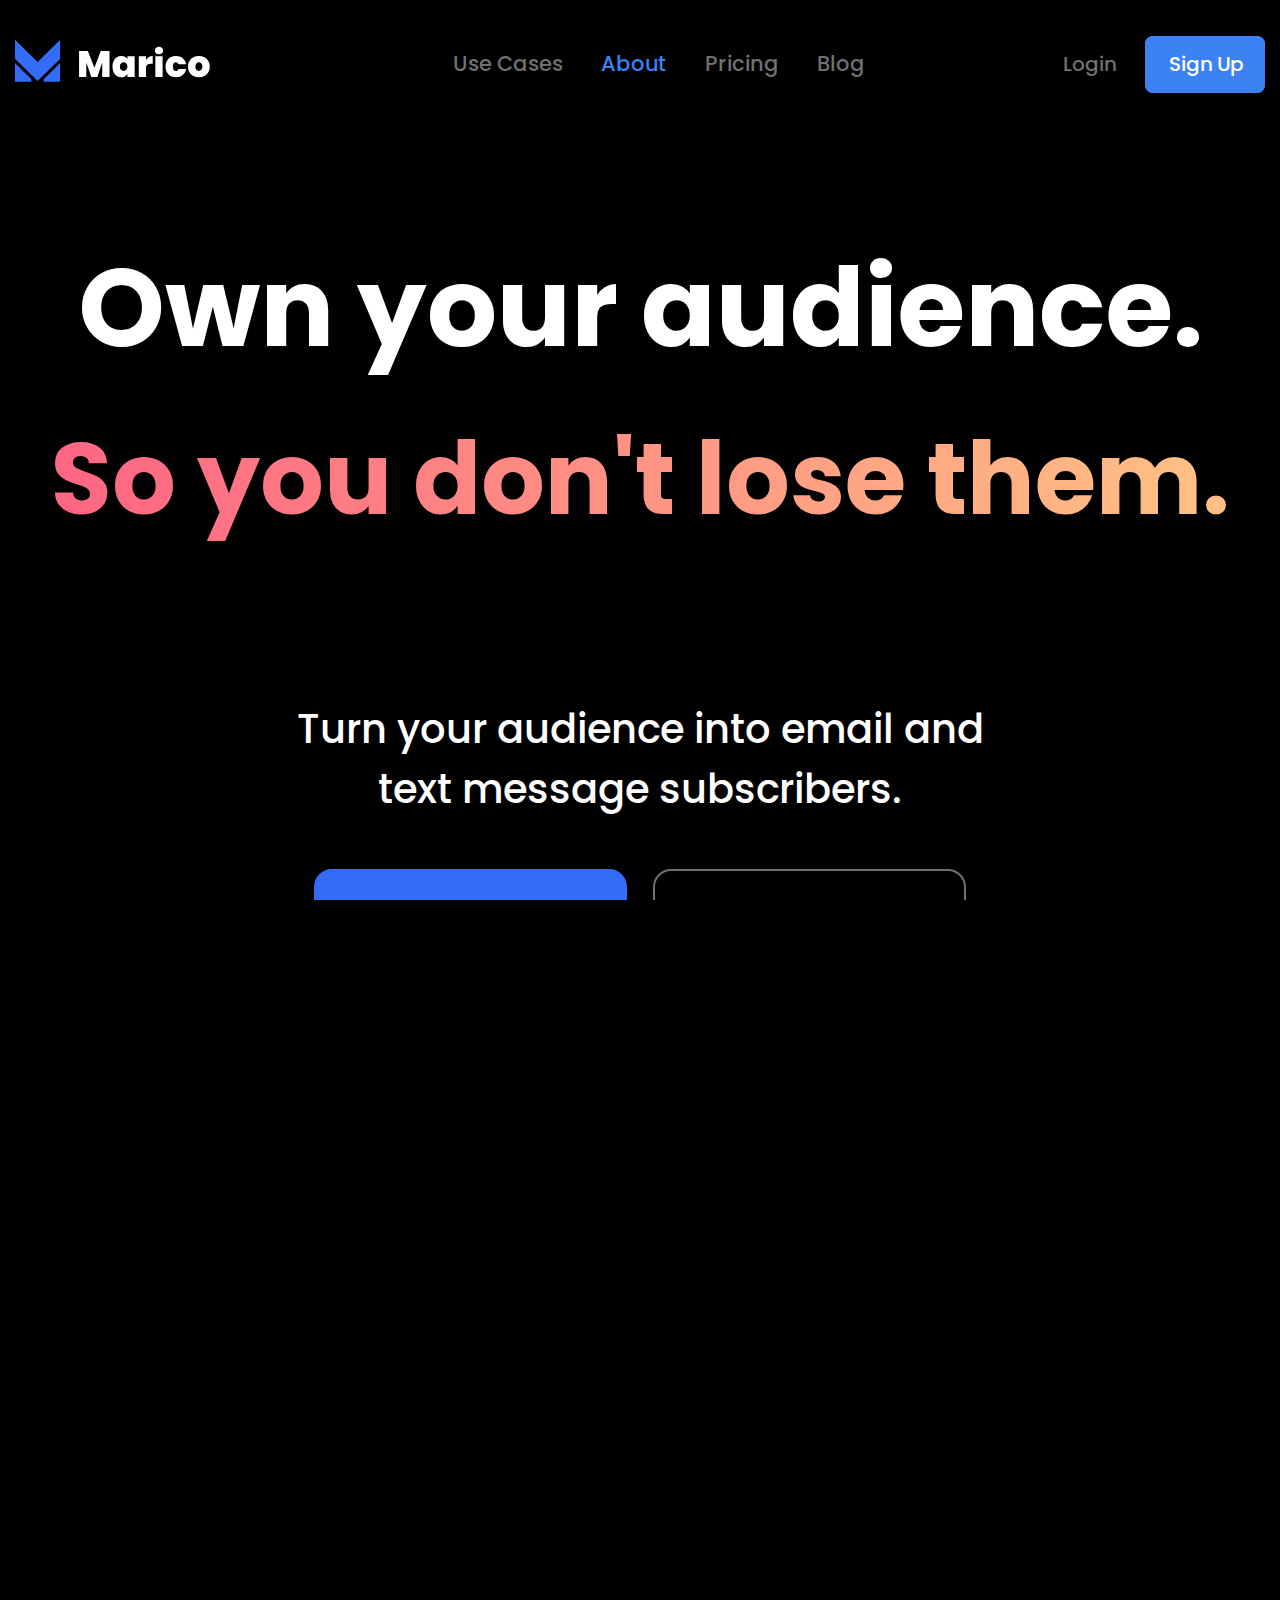
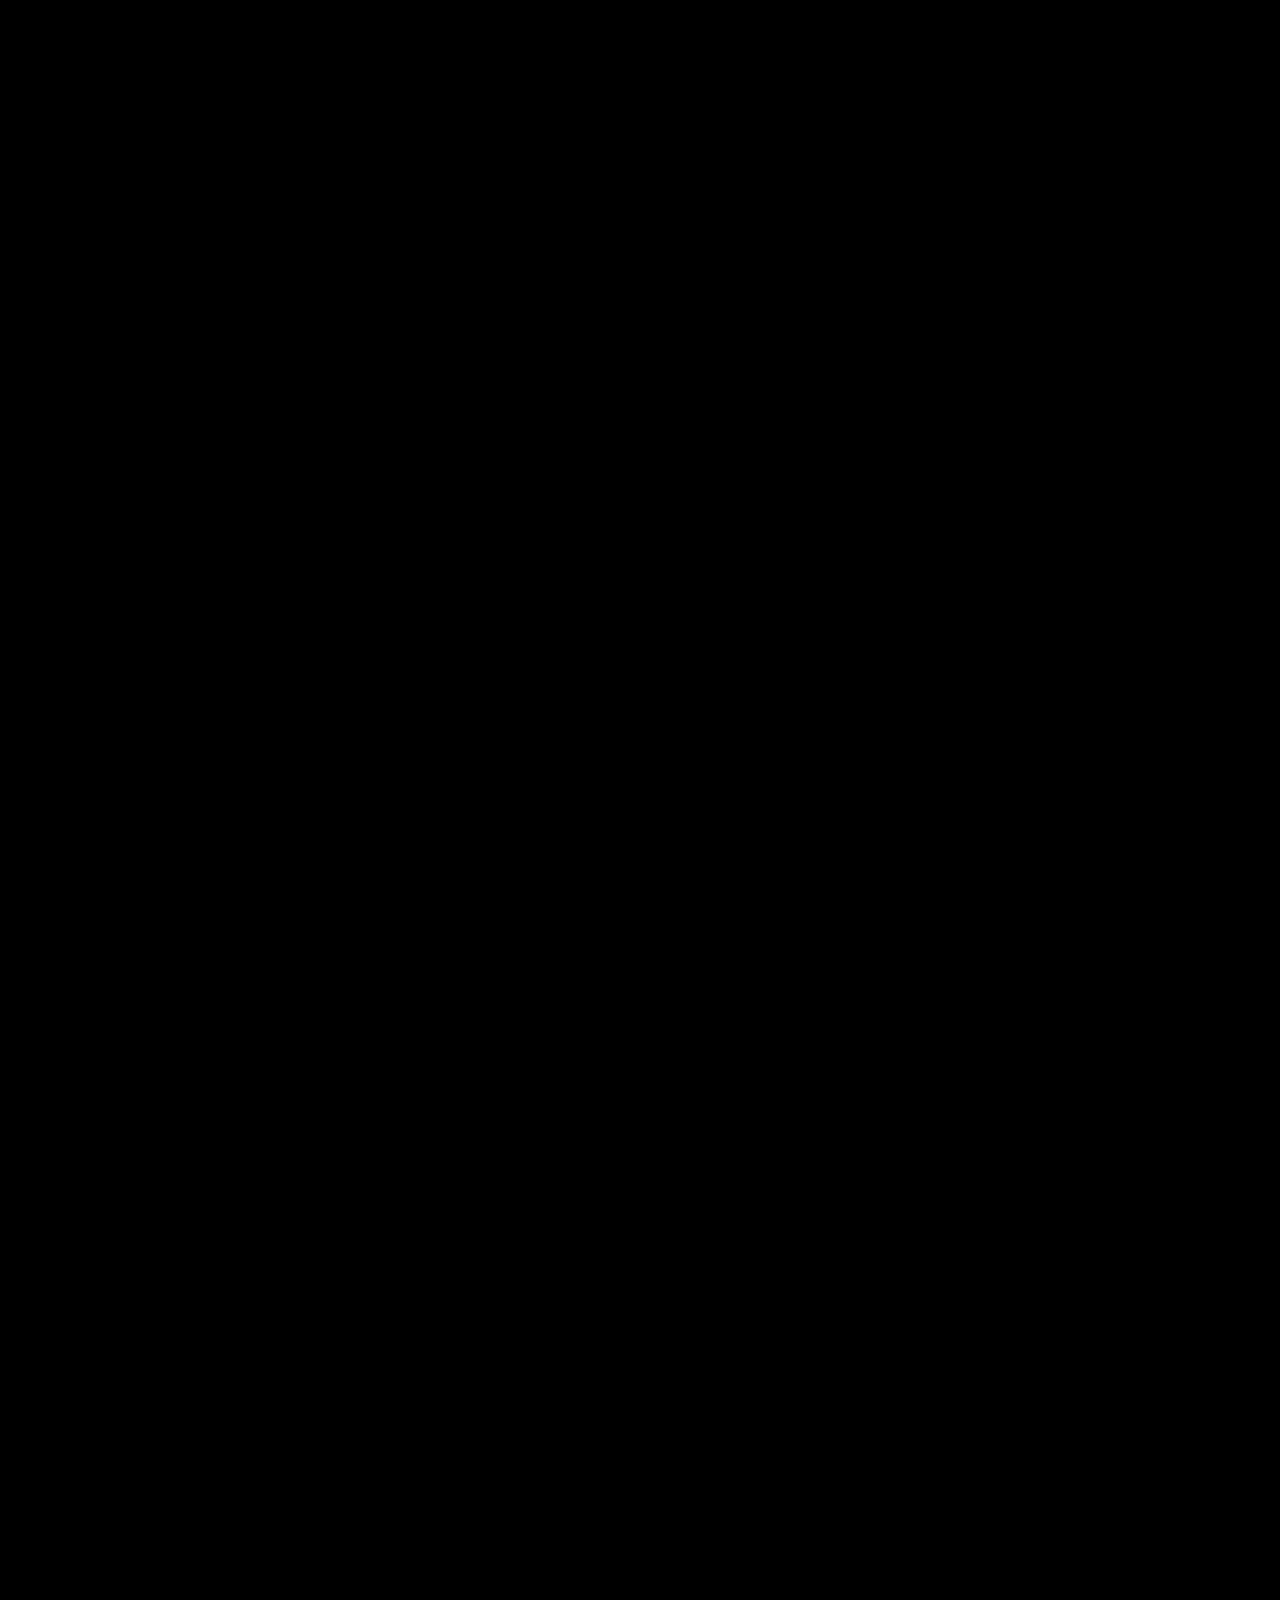
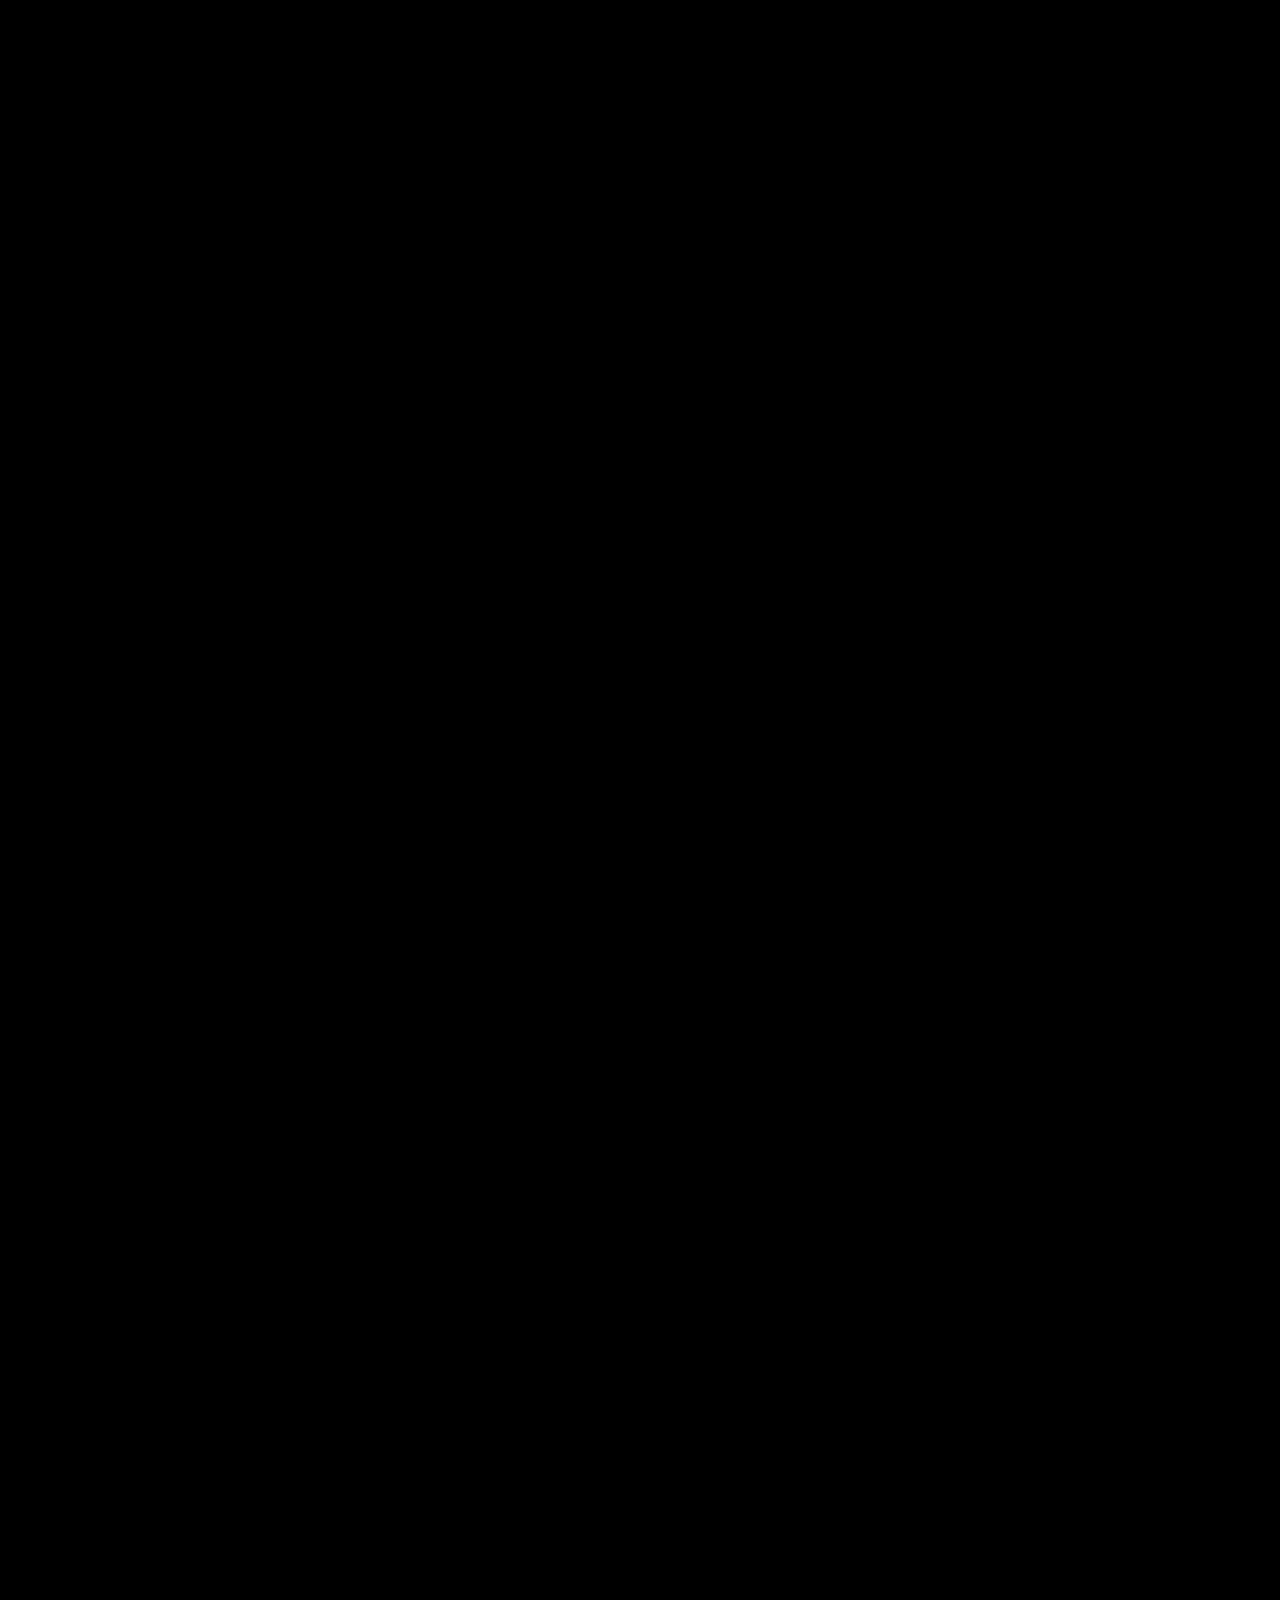
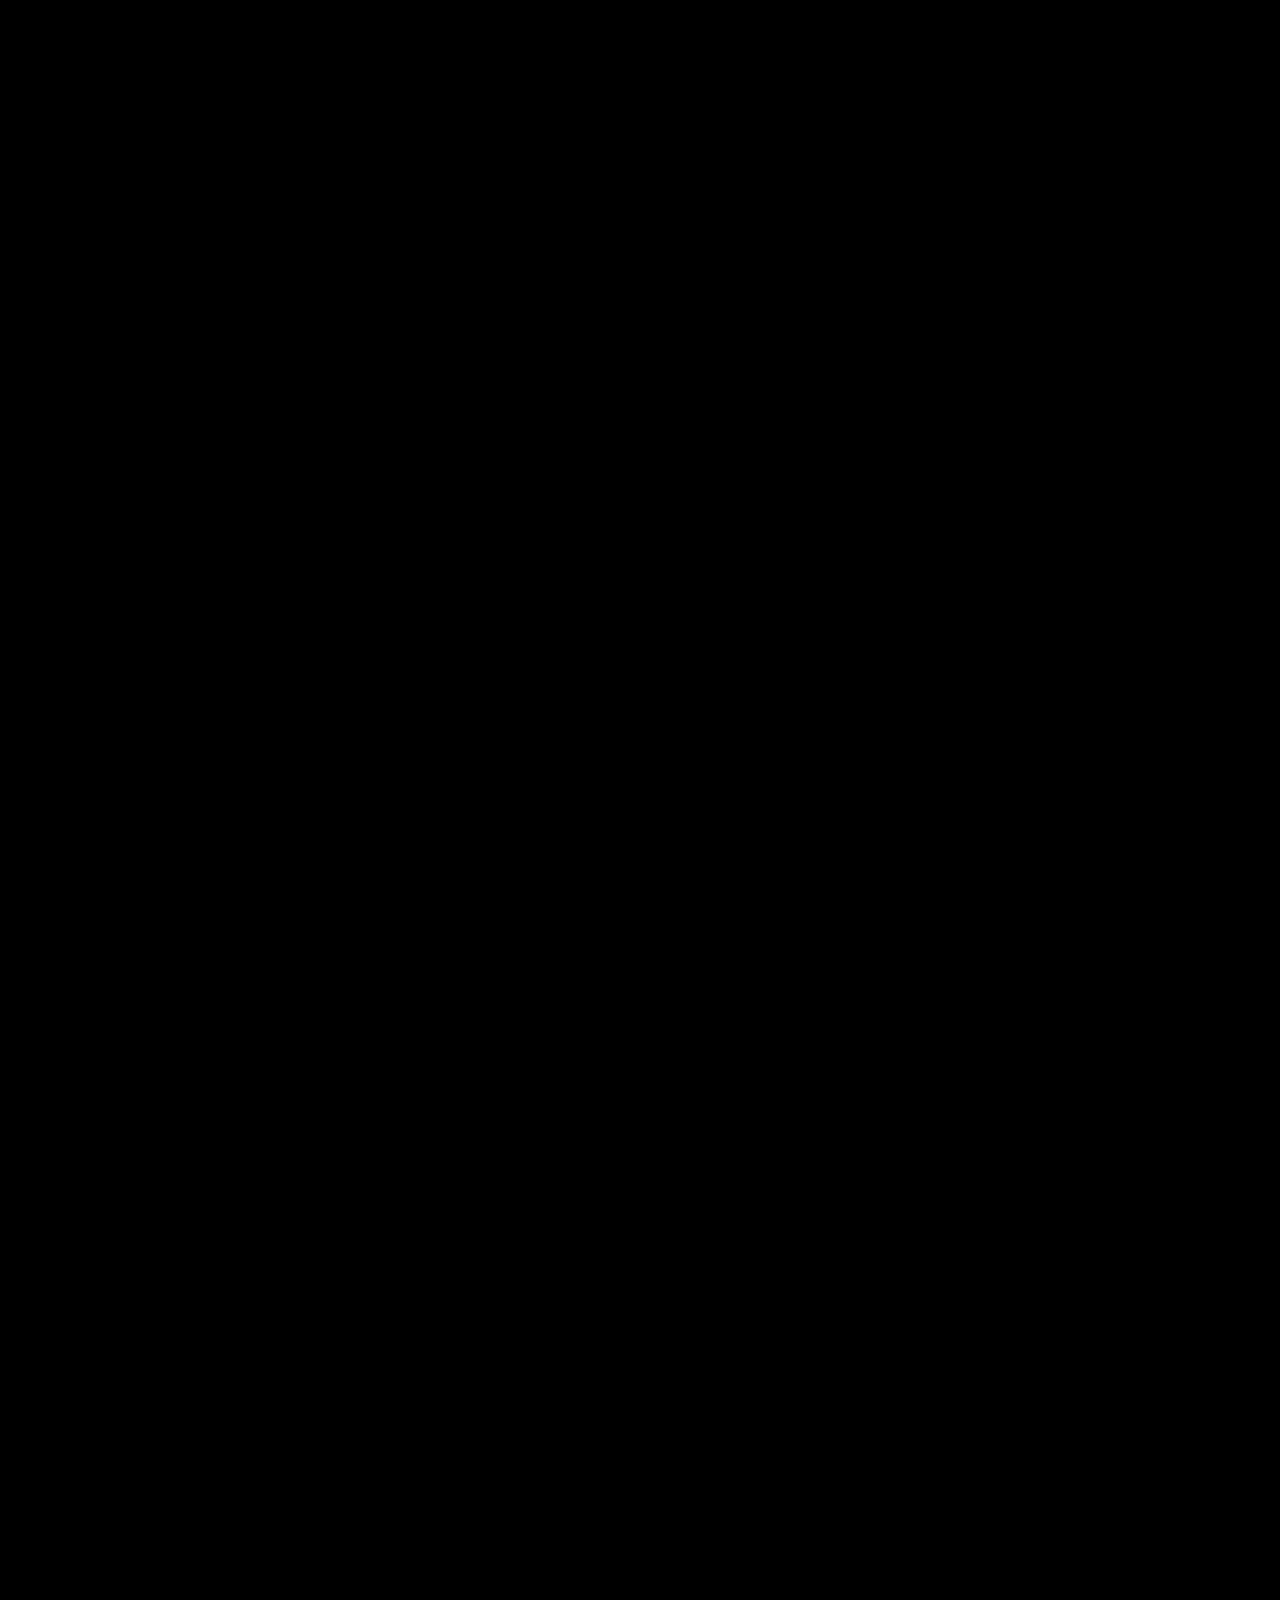
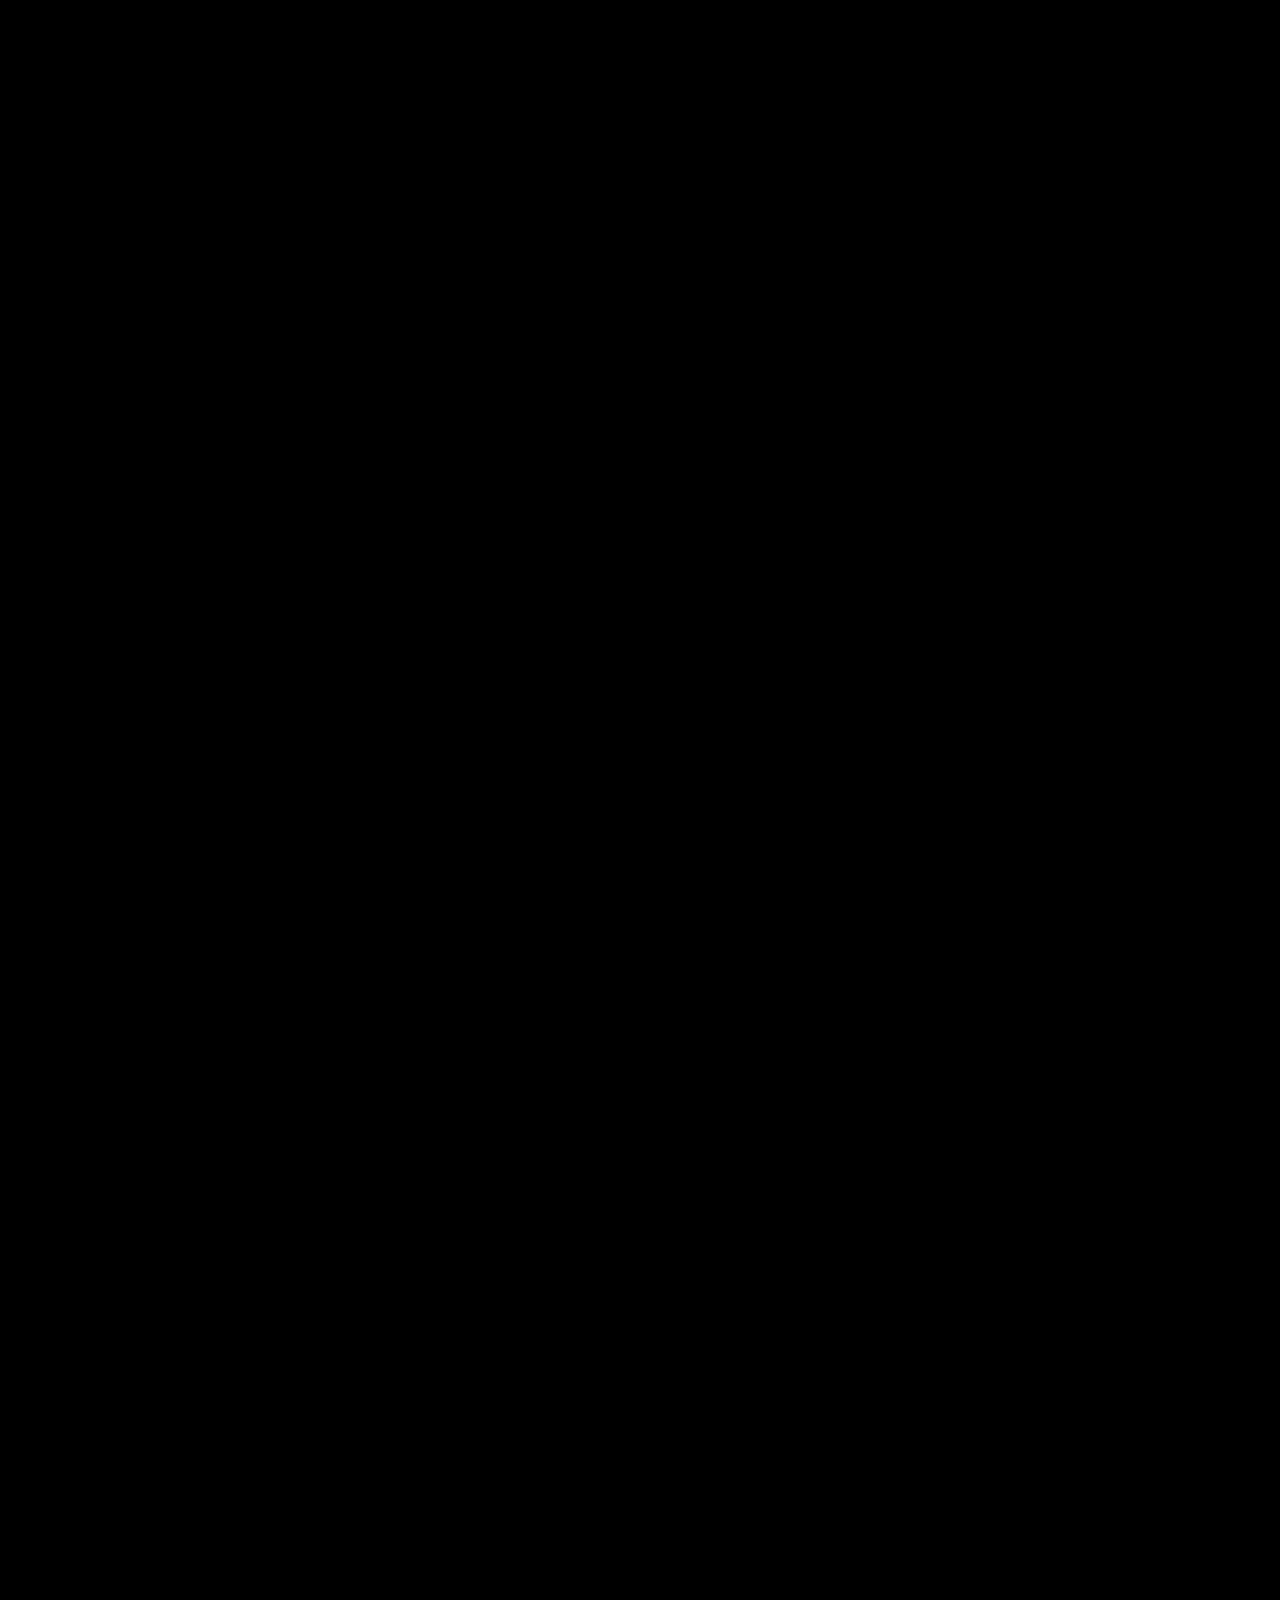
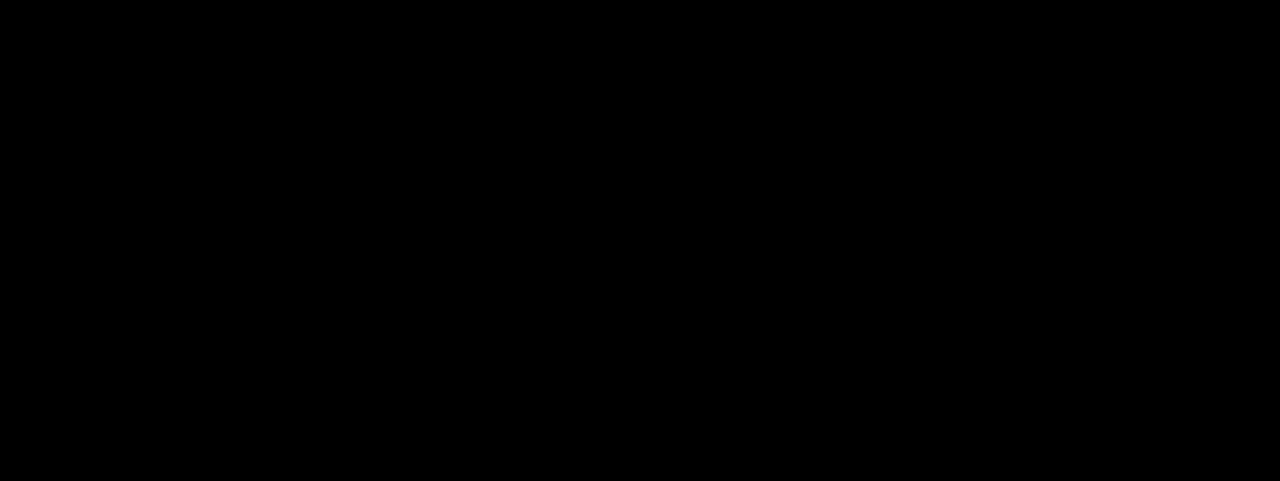
<file: Pirosmani/index.html>
<!DOCTYPE html>
<html lang="en">

<head>
    <meta charset="UTF-8">
    <meta name="viewport" content="width=device-width, initial-scale=1.0">
    <title>Marico</title>

    <link rel="stylesheet" href="./css/index.css">

    <link rel="preconnect" href="https://fonts.googleapis.com">
    <link rel="preconnect" href="https://fonts.gstatic.com" crossorigin>
    <link
        href="https://fonts.googleapis.com/css2?family=Poppins:wght@400;500;600;700;800&family=Roboto:wght@400;700;900&display=swap"
        rel="stylesheet">
</head>

<body>
    <div class="wrapper">
        <header class="header">
            <div class="container">
                <div class="header__inner">
                    <a href="#" class="logo"><img src="./img/logo.svg" alt="Marico logo" class="logo-pic"></a>
                    <div class="header__burger"><span></span></div>
                    <nav class="navigation">
                        <ul class="nav__list">
                            <li class="nav__item"><a href="#" class="nav__link">Use Cases
                                    <img src="./img/ui/Down_arrow.svg" alt="" class="arrow_down">
                                    <ul class="nav__submenu">
                                        <li class="nav__submenu-item"><a href="#" class="nav__submenu-link">Step 1</a>
                                        </li>
                                        <li class="nav__submenu-item"><a href="#" class="nav__submenu-link">Step 2</a>
                                        </li>
                                        <li class="nav__submenu-item"><a href="#" class="nav__submenu-link">Step 3</a>
                                        </li>
                                    </ul>
                                </a></li>
                            <li class="nav__item"><a href="about.html" class="nav__link nav__link_active">About</a></li>
                            <li class="nav__item"><a href="pricing.html" class="nav__link">Pricing</a></li>
                            <li class="nav__item"><a href="blog.html" class="nav__link">Blog</a></li>
                        </ul>
                        <div class="autofication">
                            <a href="login.html" class="autofication__login">Login</a>
                            <a href="#" class="autofication__signup">Sign Up</a>
                        </div>
                    </nav>
                </div>
            </div>
        </header>
        <main class="main">
            <section class="offer">
                <div class="offer__container">
                    <h1 class="offer__title">Own your audience. <br> <span>So you don't lose them.</span></h1>
                    <p class="offer__subtitle">Turn your audience into email and text message subscribers.</p>

                    <div class="offer__btn-wrap">
                        <button class="blue_btn">Get Started Now</button>
                        <button class="blue_btn blue_btn-line">View A Demo</button>
                    </div>
                    <div class="online">
                        <img src="./img/ui/Dot.png" alt="online" class="online-pic">
                        <p class="online-text"><span>1000+</span> creators have already started</p>
                    </div>
                </div>
            </section>
            
            <section class="advantages">
                <div class="container">
                    <div class="advantages__inner">
                        <h2 class="section__title">Why Creators Love Marico</h2>
                        <div class="advantages__wrap">
                            <div class="advantages__card">
                                <div class="advantages__title-wrap">
                                    <h3 class="advantages__card-title advantages__card-title_1">Reduced Anxiety</h3>
                                    <img src="./img/emojies/Smile_emoji.svg" alt="Emoji"
                                        class="advanteges__card-pic c1">
                                </div>
                                <p class="advantages__card-paragraph">Never worry about losing your audience.</p>
                            </div>
                            <div class="advantages__card">
                                <div class="advantages__title-wrap">
                                    <h3 class="advantages__card-title advantages__card-title_2">Lower Workload</h3>
                                    <img src="./img/emojies/Happy_emoji.svg" alt="Emoji"
                                        class="advanteges__card-pic c2">
                                </div>
                                <p class="advantages__card-paragraph">Just share one link. We'll handle the rest.</p>
                            </div>
                            <div class="advantages__card">
                                <div class="advantages__title-wrap">
                                    <h3 class="advantages__card-title advantages__card-title_3">More Time</h3>
                                    <img src="./img/emojies/Party_emoji.svg" alt="Emoji"
                                        class="advanteges__card-pic c3">
                                </div>
                                <p class="advantages__card-paragraph">Spend less time on marketing tools</p>
                            </div>
                        </div>
                    </div>
                </div>
            </section>
            
            <section class="step step1">
                <div class="container">
                    <div class="step1__inner">
                        <div class="step__top">
                            <h3 class="step__blue-title">STEP 1</h3>
                            <h2 class="step__main-title">Connect Your Content</h2>
                            <p class="stop__subtitle">Bring all of your content together and get a Homepage that
                                automatically updates whenever you create anywhere online.</p>
                            <button class="blue_btn blue_btn-line">View Avaliable Sources</button>
                        </div>
                        <div class="step1__body">
                            <div class="step__text">
                                <h3 class="step1__body-miniTitle">Your Homepage</h3>
                                <h2 class="step1__body-mainTitle">Your Content. All in <span>One Spot</span></h2>
                                <ul class="step1__body-list">
                                    <li> <span>1</span> Bring all of your content together into one homepage.</li>
                                    <li> <span>2</span> Your page automatically updates whenever you create.</li>
                                </ul>
                                <div class="step1__body-btnSec">
                                    <button class="blue_btn">Get Started Now</button>
                                    <button class="blue_btn blue_btn-line">View A Demo</button>
                                </div>
                            </div>
                            <div class="step__bg">
                                <img src="./img/emojies/Screen.png" alt="" class="bg-screen">
                            </div>
                        </div>
                    </div>
                </div>
            </section>

            <section class="step step2">
                <div class="container st2">
                    <div class="step2__inner">
                        <div class="step__top">
                            <h3 class="step__blue-title">STEP 2</h3>
                            <h2 class="step__main-title">Share Your Homepage</h2>
                            <p class="stop__subtitle">Share your Wavium homepage link with your followers, and we'll handle the rest.</p>
                        </div>
                        <div class="step2__blocks">
                            <div class="step2__block bg">
                                <h3 class="step2__block-titleGreen">One Link</h3>
                                <h2 class="step2__block-title"><span>ALL You Create.</span> One Link</h2>
                                <img src="./img/emojies/Mobile.svg" alt="mobile" class="bg-block">
                            </div>
                            <div class="step2__block">
                                <h3 class="step2__block-titleGreen g2">Collect Subscribers</h3>
                                <h2 class="step2__block-title g2"><span>Emails.
                                    Phone #s.</span> All Yours.</h2>
                            </div>
                        </div>
                        <button class="blue_btn center">Get Started</button>
                    </div>
                </div>
            </section>

            <section class="step step3">
                <div class="container">
                    <div class="step1__inner">
                        <div class="step__top t2">
                            <h3 class="step__blue-title">STEP 3</h3>
                            <h2 class="step__main-title">Send Emails & Text Messages</h2>
                            <p class="stop__subtitle">No more going through a social platform. Reach and engage
                                your audience directly over email and text massage.</p>
                        </div>
                        <div class="step1__body">
                            <div class="step__text">
                                <h3 class="step1__body-miniTitle">Create & Share</h3>
                                <h2 class="step1__body-mainTitle">Reach Your
                                    Audience <span>Directly.</span></h2>
                                <ul class="step1__body-list">
                                    <li> <span>1</span> Embed content or create something new to share.</li>
                                    <li> <span>2</span>
                                        Share content over email, text message or your homepage.</li>
                                </ul>
                                <div class="step1__body-btnSec">
                                    <button class="blue_btn">Get Started Now</button>
                                    <button class="blue_btn blue_btn-line">View A Demo</button>
                                </div>
                            </div>
                            <div class="step__bg">
                                <img src="./img/emojies/Screen2.png" alt="" class="bg-screen">
                            </div>
                        </div>
                    </div>
                </div>
            </section>

            <section class="expertsOpinion">
                <div class="container">
                    <div class="expertsOpinion__inner">
                        <h2 class="section__title ps">Experts Agree</h2>
                        <div class="eobgpic"></div>
                    </div>
                </div>
            </section>

            <section class="workexperience">
                <div class="workexperience__container">
                    <h2 class="workexperience__title">We've helped over 1,000 creatorsre
                        claim control of their audience.</h2>
                </div>
            </section>

            <section class="getstarted">
                <div class="container">
                    <div class="getstarted__container">
                        <div class="getstarted__inner">
                            <img src="./img/logo-mini.svg" alt="Marico" class="getstarted__logo-pic">
                            <h2 class="getstarted__main-title">Get Started Now</h2>
                            <p class="getstarted__subtitle">Setup is easy and takes under 5 minutes.</p>
                            <button class="blue-btn">Get Started Now</button>
                            <div class="online">
                                <img src="./img/ui/Dot.png" alt="online" class="online-pic">
                                <p class="online-text"><span>1000+</span> creators have already started</p>
                            </div>
                        </div>
                    </div>
                </div>
            </section>
        </main>

        <footer class="footer">
            <div class="container">
                <div class="footer__inner">
                    <div class="copyright">
                        <a href="index.html" class="logo">
                            <img src="./img/logo.svg" alt="marico" class="logo-pic-footer">
                        </a>
                        <p class="copyright-text">© by <a href="https://github.com/ShevchenkoArtom" class="melink"
                                target="_blank">Shevchenko Artom</a>. All rigths reserved 2023</p>
                    </div>
                    <div class="footer__nav">
                        <ul class="footer__list">
                            <li class="footer__item"><a href="about.html" class="footer__link">About</a></li>
                            <li class="footer__item"><a href="pricing.html" class="footer__link">Pricing</a></li>
                            <li class="footer__item"><a href="#" class="footer__link active">Blog</a></li>
                            <li class="footer__item"><a href="#" class="footer__link">Sign in</a></li>
                        </ul>
                    </div>
                </div>
            </div>
        </footer>
    </div>


    <script src="./js/jquery-3.7.0.min.js"></script>
    <script src="./js/app.js"></script>
</body>

</html>
</file>
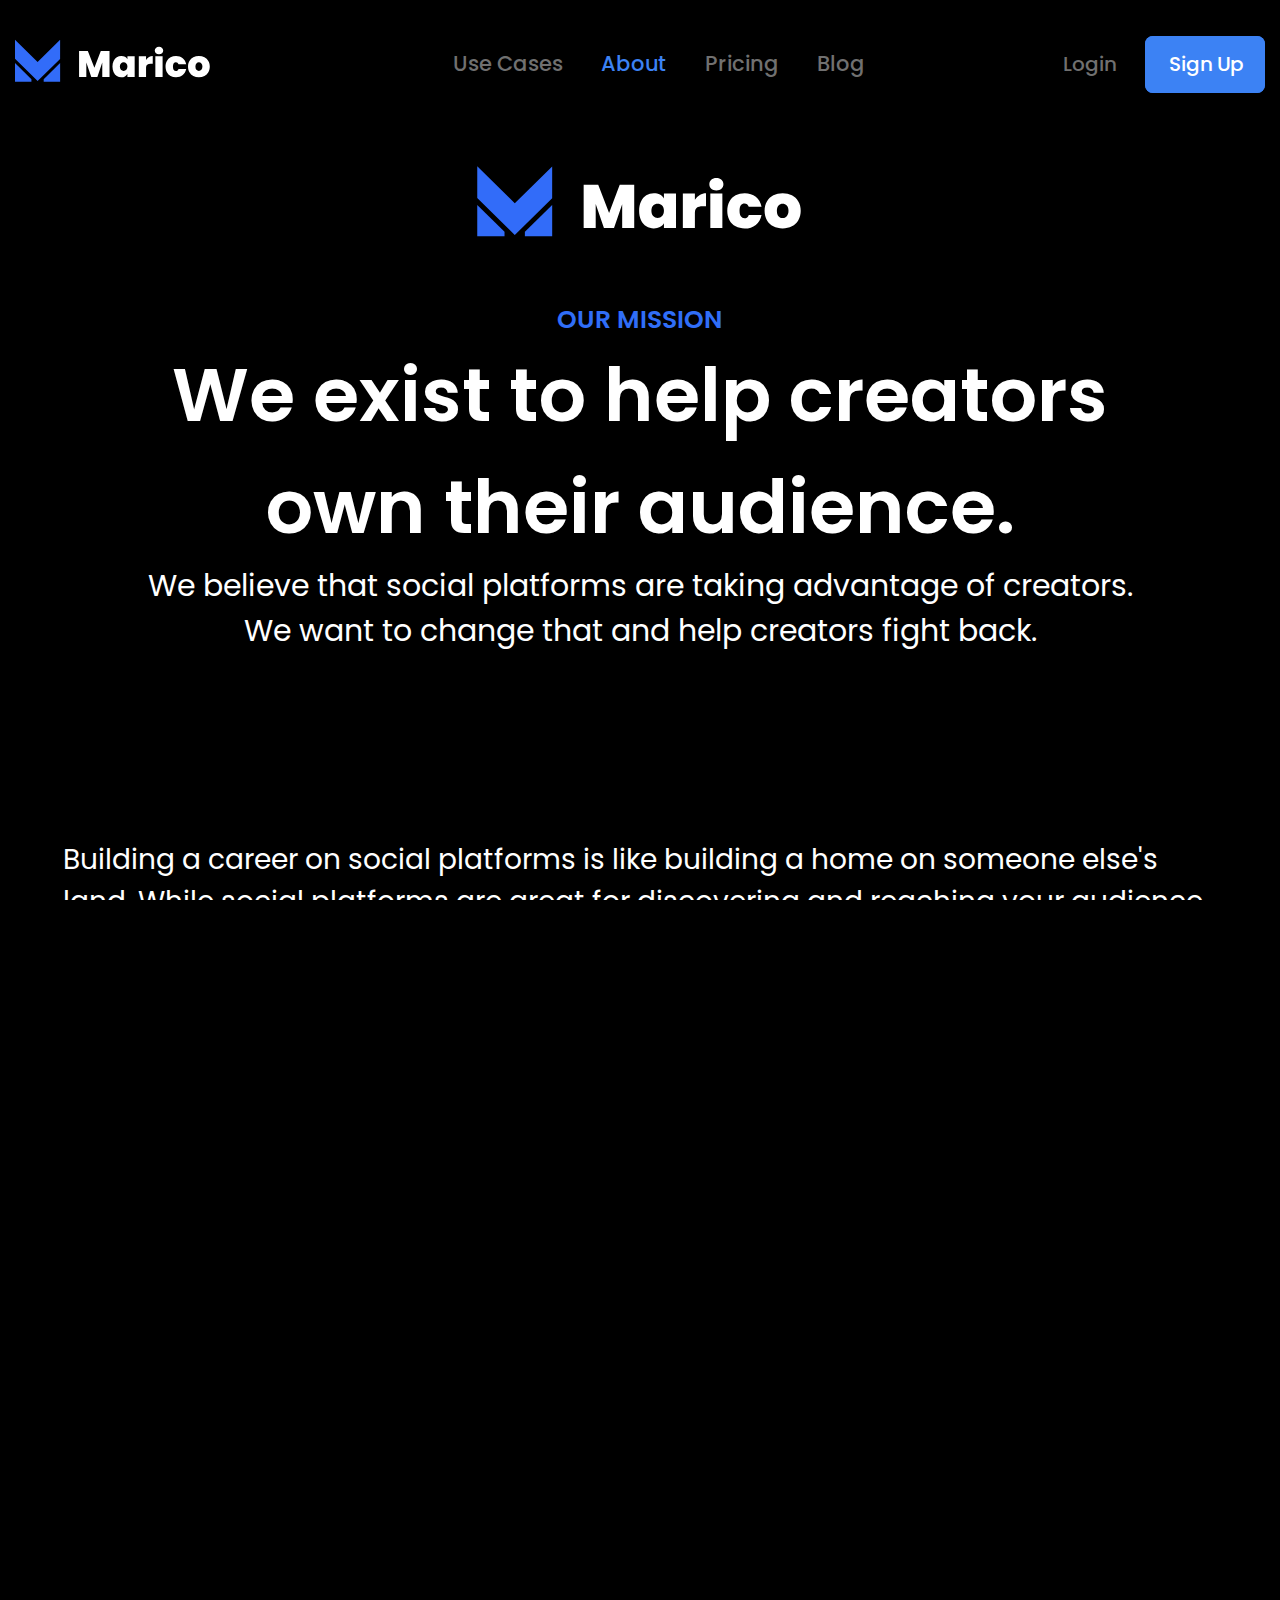
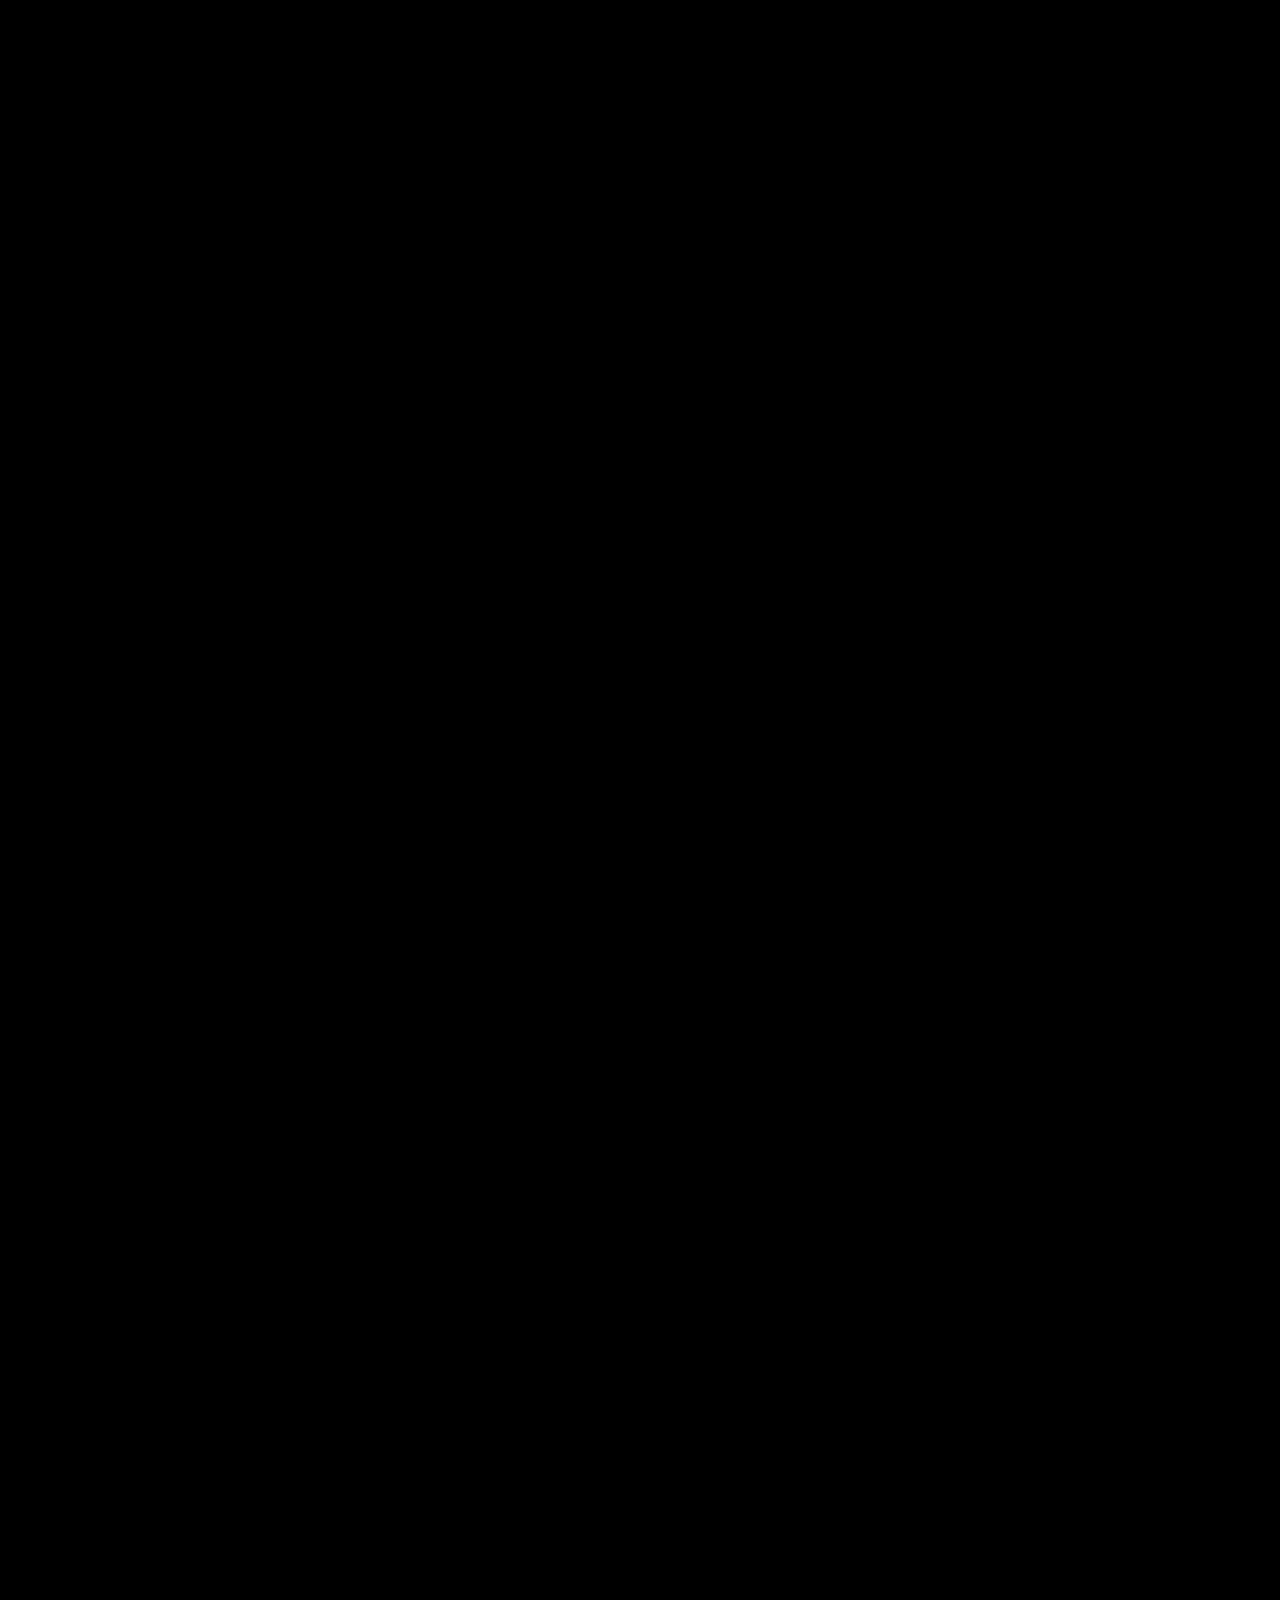
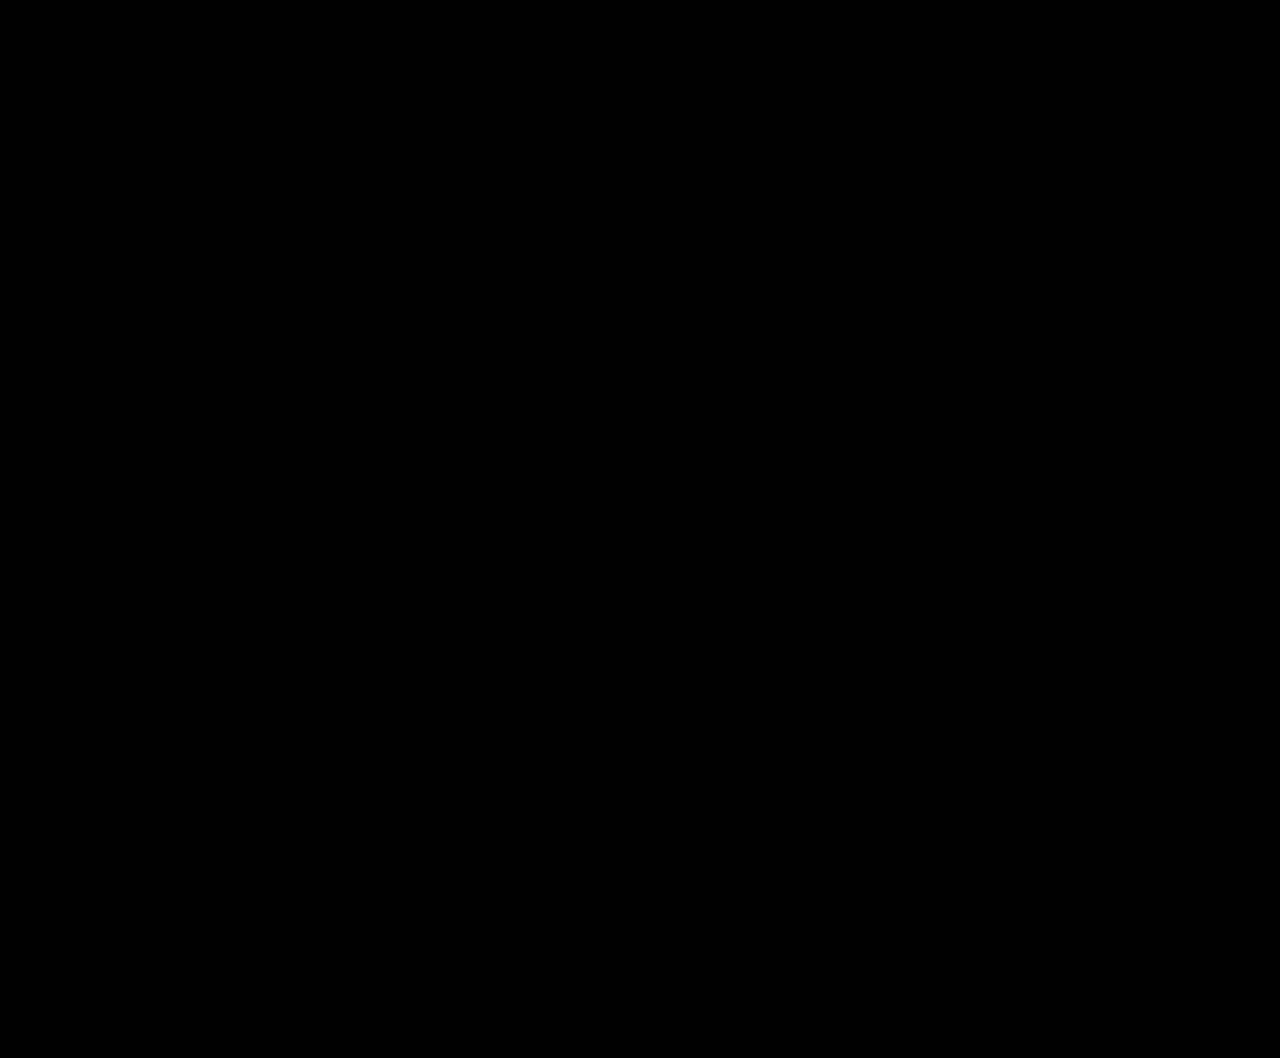
<file: Pirosmani/about.html>
<!DOCTYPE html>
<html lang="en">

<head>
    <meta charset="UTF-8">
    <meta name="viewport" content="width=device-width, initial-scale=1.0">
    <title>Marico</title>

    <link rel="stylesheet" href="./css/index.css">

    <link rel="preconnect" href="https://fonts.googleapis.com">
    <link rel="preconnect" href="https://fonts.gstatic.com" crossorigin>
    <link
        href="https://fonts.googleapis.com/css2?family=Poppins:wght@400;500;600;700;800&family=Roboto:wght@400;700;900&display=swap"
        rel="stylesheet">
</head>

<body>
    <div class="wrapper">
        <header class="header">
            <div class="container">
                <div class="header__inner">
                    <a href="index.html" class="logo"><img src="./img/logo.svg" alt="Marico logo" class="logo-pic"></a>
                    <div class="header__burger"><span></span></div>
                    <nav class="navigation">
                        <ul class="nav__list">
                            <li class="nav__item"><a href="#" class="nav__link">Use Cases
                                    <img src="./img/ui/Down_arrow.svg" alt="" class="arrow_down">
                                    <ul class="nav__submenu">
                                        <li class="nav__submenu-item"><a href="#" class="nav__submenu-link">Step 1</a>
                                        </li>
                                        <li class="nav__submenu-item"><a href="#" class="nav__submenu-link">Step 2</a>
                                        </li>
                                        <li class="nav__submenu-item"><a href="#" class="nav__submenu-link">Step 3</a>
                                        </li>
                                    </ul>
                                </a></li>
                            <li class="nav__item"><a href="./about.html" class="nav__link nav__link_active">About</a>
                            </li>
                            <li class="nav__item"><a href="#" class="nav__link">Pricing</a></li>
                            <li class="nav__item"><a href="blog.html" class="nav__link">Blog</a></li>
                        </ul>
                        <div class="autofication">
                            <a href="login.html" class="autofication__login">Login</a>
                            <a href="#" class="autofication__signup">Sign Up</a>
                        </div>
                    </nav>
                </div>
            </div>
        </header>

        <main class="main">
            <section class="mission">
                <div class="container">
                    <div class="container__about">
                        <div class="mission__inner">
                            <div class="mission__titles">
                                <img src="./img/logo.svg" alt="Marico" class="mission__logo-pic">
                                <p class="blue__top-title">OUR MISSION</p>
                                <h1 class="mission__main-title">We exist to help creators own their audience.</h1>
                                <p class="misson__subtitle">We believe that social platforms are taking advantage of
                                    creators. We want to change that and help creators fight back. </p>
                            </div>
                            <div class="mission__paragraphs">
                                <p class="mission__paragraph">Building a career on social platforms is like building a home
                                    on someone else's
                                    land. While social platforms are great for discovering and reaching your audience,
                                    your goal as a creator should be to convert your followers into email or text
                                    message subscribers. Why? Look no further than TikTok. Almost overnight,
                                    millions of creative people almost lost their careers.
                                </p>
                                <p class="mission__paragraph">
                                    If a platform removes your account, or their algorithm for distribution no longer
                                    favours you, are you prepared?
                                </p>
                                <p class="mission__paragraph">
                                    If you want to build a career as a creator, your focus should be on building durable
                                    distribution channels. Without distribution, you have no business. So how can you
                                    build an audience that you actually own? With emails and phone numbers. These
                                    distribution channels are direct. Instead of going through some algorithm, when
                                    you share over email and text message, you know that your audience will see your
                                    content. Even better is the fact that you own these lists. Instagram removes your
                                    acount, you're ok. YouTube changes their algorithm, you're ok. You own your
                                    audience.
                                </p>
                                <p class="mission__paragraph">
                                    We built Marico to make this process easy, fast, and effective. The traditional
                                    solution to this problem involves spending days building a website or hiring
                                    someone expensive to do it for you. But those days are gone. With Marico, you
                                    get a portfolio that is always up-to-date and converts visitors into email or text
                                    message subscribers. The best thing? It takes under 5 minutes to setup, and it
                                    automatically updates whenever you post new content anywhere online. We
                                    believe the best tools are the ones you don't even notice. Marico helps you build
                                    your own audience, without any hassle or time commitment. All you have to do is
                                    share your portfolio link with your audience, and we'll handle the rest.
                                </p>
                                <p class="mission__paragraph">
                                    You can also create posts from within Marico and share them in just a few clicks
                                    to your portfolio, and to your email and text message subscribers. Since all of your
                                    content is already in Marico, creating content takes minutes, not hours.
                                </p>
                                <p class="mission__paragraph">
                                    For too long, social platforms have taken advantage of creators. Fight back and
                                    build an audience that you own.
                                </p>
                                <p class="mission__paragraph mission__paragraph_main">- The Team Marico (Olivia, William,
                                    and Noah) </p>
                            </div>
                            <div class="mission__underline"></div>
                        </div>
                    </div>
                </div>
            </section>
            <section class="team">
                <div class="container">
                    <div class="team__container">
                        <div class="team__inner">
                            <div class="team__titles">
                                <p class="blue__top-title">OUR TEAM</p>
                                <h2 class="mission__main-title">We love creators</h2>
                            </div>
                            <div class="creators__wrap">
                                <div class="creator__card">
                                    <img src="./img/creators/Image.jpg" alt="creator1" class="creator__pic">
                                    <div class="creator__body">
                                        <h3 class="creator__name">Jacob Mark</h3>
                                        <p class="creator__post">CEO & Design</p>
                                        <a href="https://twitter.com" target="_blank" class="creator__twitter">Twitter</a>
                                    </div>
                                </div>
                                <div class="creator__card">
                                    <img src="./img/creators/Image-2.jpg" alt="creator1" class="creator__pic">
                                    <div class="creator__body">
                                        <h3 class="creator__name">Daniel</h3>
                                        <p class="creator__post">CTO & Development</p>
                                        <a href="https://twitter.com" target="_blank" class="creator__twitter">Twitter</a>
                                    </div>
                                </div>
                                <div class="creator__card">
                                    <img src="./img/creators/Image-3.jpg" alt="creator1" class="creator__pic">
                                    <div class="creator__body">
                                        <h3 class="creator__name">Ryan Trump</h3>
                                        <p class="creator__post">COO & Sales</p>
                                        <a href="https://twitter.com" target="_blank" class="creator__twitter">Twitter</a>
                                    </div>
                                </div>
                            </div>
                        </div>
                    </div>
                </div>
            </section>
            <section class="getstarted">
                <div class="container">
                    <div class="getstarted__container">
                        <div class="getstarted__inner">
                            <img src="./img/logo-mini.svg" alt="Marico" class="getstarted__logo-pic">
                            <h2 class="getstarted__main-title">Get Started Now</h2>
                            <p class="getstarted__subtitle">Setup is easy and takes under 5 minutes.</p>
                            <button class="blue-btn">Get Started Now</button>
                            <div class="online">
                                <img src="./img/ui/Dot.png" alt="online" class="online-pic">
                                <p class="online-text"><span>1000+</span> creators have already started</p>
                            </div>
                        </div>
                    </div>
                </div>
            </section>
        </main>

        <footer class="footer ad">
            <div class="container">
                <div class="footer__inner">
                    <div class="copyright">
                        <a href="index.html" class="logo">
                            <img src="./img/logo.svg" alt="marico" class="logo-pic-footer">
                        </a>
                        <p class="copyright-text">© by <a href="https://github.com/ShevchenkoArtom" class="melink" target="_blank">Shevchenko Artom</a>. All rigths reserved 2023</p>
                    </div>
                    <div class="footer__nav">
                        <ul class="footer__list">
                            <li class="footer__item"><a href="#" class="footer__link active">About</a></li>
                            <li class="footer__item"><a href="#" class="footer__link">Pricing</a></li>
                            <li class="footer__item"><a href="blog.html" class="footer__link">Blog</a></li>
                            <li class="footer__item"><a href="#" class="footer__link">Sign in</a></li>
                        </ul>
                    </div>
                </div>
            </div>
        </footer>
    </div>


    <script src="./js/jquery-3.7.0.min.js"></script>
    <script src="./js/app.js"></script>
</body>

</html>
</file>
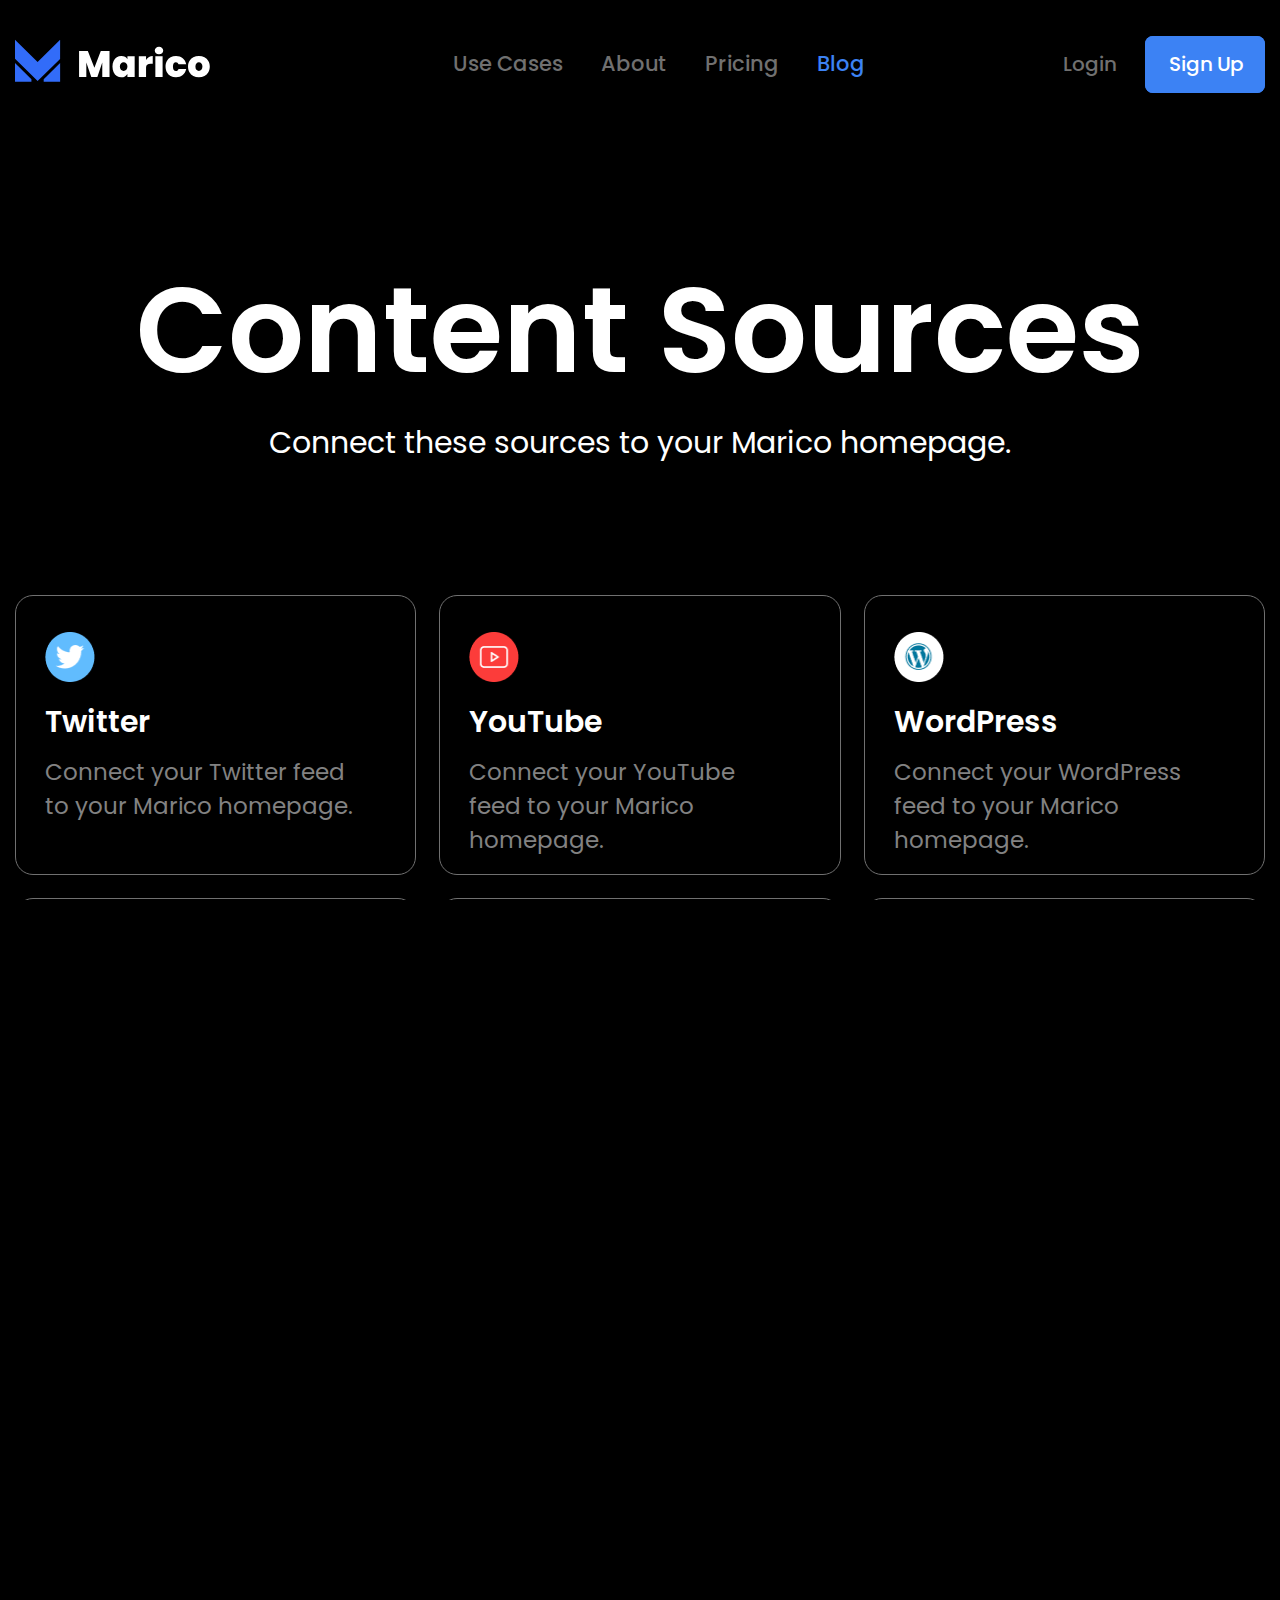
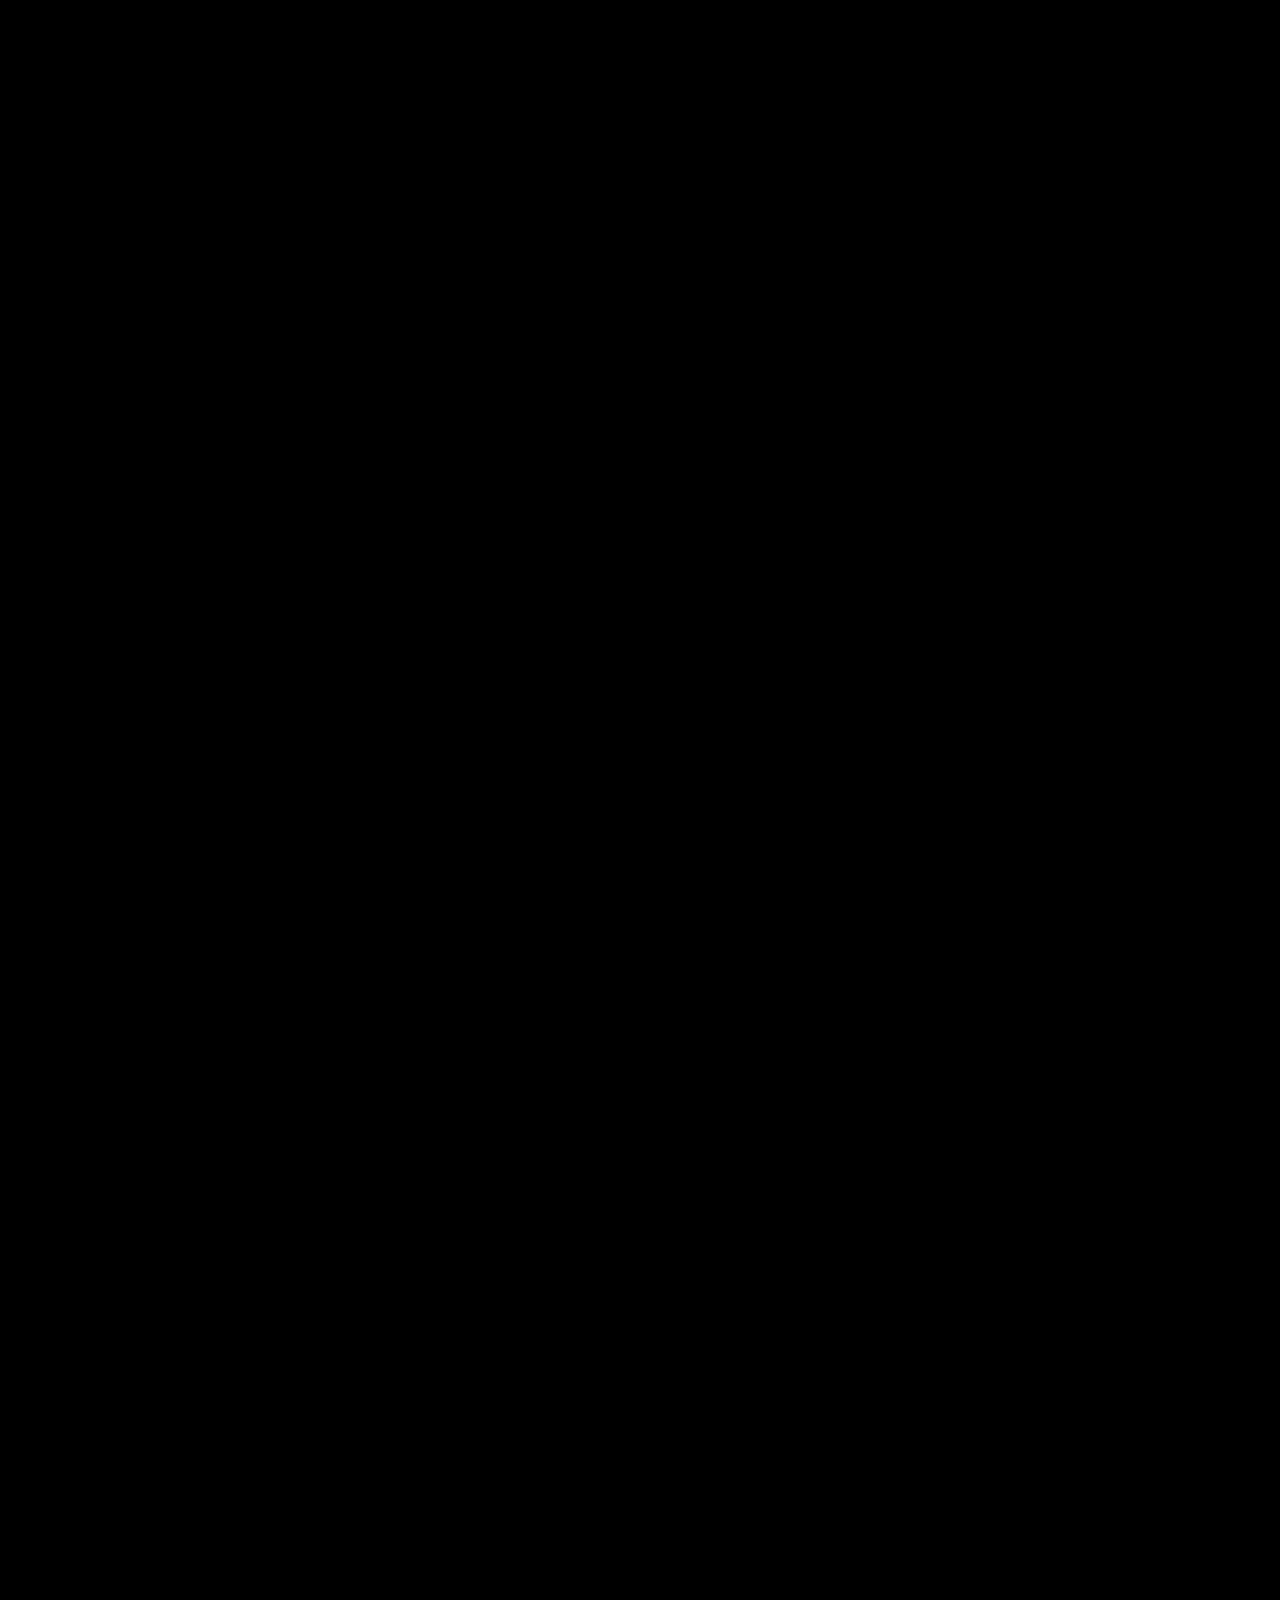
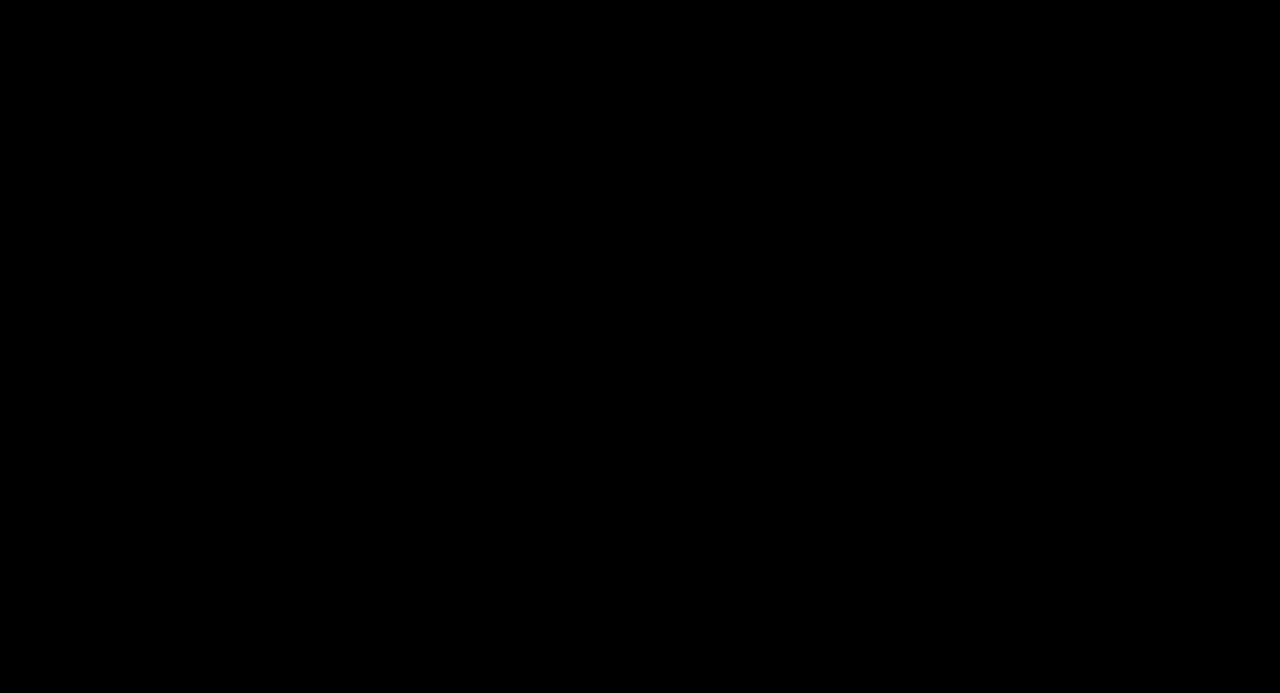
<file: Pirosmani/blog.html>
<!DOCTYPE html>
<html lang="en">
<head>
    <meta charset="UTF-8">
    <meta name="viewport" content="width=device-width, initial-scale=1.0">
    <title>Marico</title>

    <link rel="stylesheet" href="./css/index.css">

    <link rel="preconnect" href="https://fonts.googleapis.com">
    <link rel="preconnect" href="https://fonts.gstatic.com" crossorigin>
    <link href="https://fonts.googleapis.com/css2?family=Poppins:wght@400;500;600;700;800&family=Roboto:wght@400;700;900&display=swap" rel="stylesheet">
</head>
<body>
    <div class="wrapper">
        <header class="header">
            <div class="container">
                <div class="header__inner">
                    <a href="#" class="logo"><img src="./img/logo.svg" alt="Marico logo" class="logo-pic"></a>
                    <div class="header__burger"><span></span></div>
                    <nav class="navigation">
                        <ul class="nav__list">
                            <li class="nav__item"><a href="#" class="nav__link">Use Cases
                                <img src="./img/ui/Down_arrow.svg" alt="" class="arrow_down">
                                <ul class="nav__submenu">
                                    <li class="nav__submenu-item"><a href="#" class="nav__submenu-link">Step 1</a></li>
                                    <li class="nav__submenu-item"><a href="#" class="nav__submenu-link">Step 2</a></li>
                                    <li class="nav__submenu-item"><a href="#" class="nav__submenu-link">Step 3</a></li>
                                </ul>
                            </a></li>
                            <li class="nav__item"><a href="./about.html" class="nav__link">About</a></li>
                            <li class="nav__item"><a href="pricing.html" class="nav__link">Pricing</a></li>
                            <li class="nav__item"><a href="blog.html" class="nav__link nav__link_active">Blog</a></li>
                        </ul>
                        <div class="autofication">
                            <a href="login.html" class="autofication__login">Login</a>
                            <a href="#" class="autofication__signup">Sign Up</a>
                        </div>
                    </nav>
                </div>
            </div>
        </header>

        <main class="main">
            <section class="content">
                <div class="content__container">
                    <div class="content__inner">
                        <div class="content__title-wrap">
                            <h1 class="content__title">Content Sources</h1>
                            <p class="content__subtitle">Connect these sources to your Marico homepage.</p>
                        </div>
                        <div class="content__cards-wrap">
                            <div class="content__card">
                                <img src="./img/blog/Twitter_logo.png" alt="twitter" class="content__card-pic">
                                <h2 class="content__card-name">Twitter</h2>
                                <p class="content__card-subtitle">Connect your Twitter feed to your Marico homepage.</p>
                            </div>
                            <div class="content__card">
                                <img src="./img/blog/YouTube_logo.png" alt="youtube" class="content__card-pic">
                                <h2 class="content__card-name">YouTube</h2>
                                <p class="content__card-subtitle">Connect your YouTube feed to your Marico homepage.</p>
                            </div>
                            <div class="content__card">
                                <img src="./img/blog/Wordpress_logo-1.png" alt="WordPress" class="content__card-pic">
                                <h2 class="content__card-name">WordPress</h2>
                                <p class="content__card-subtitle">Connect your WordPress feed to your Marico homepage.</p>
                            </div>
                            <div class="content__card">
                                <img src="./img/blog/Substack_logo.png" alt="SubStack" class="content__card-pic">
                                <h2 class="content__card-name">Substack</h2>
                                <p class="content__card-subtitle">Connect your Substack feed to your Marico homepage.</p>
                            </div>
                            <div class="content__card">
                                <img src="./img/blog/Medium_logo.png" alt="twitter" class="content__card-pic">
                                <h2 class="content__card-name">Medium</h2>
                                <p class="content__card-subtitle">Connect your Medium feed to your Marico homepage.</p>
                            </div>
                            <div class="content__card">
                                <img src="./img/blog/Wordpress_logo.png" alt="twitter" class="content__card-pic">
                                <h2 class="content__card-name">RSS Feeds</h2>
                                <p class="content__card-subtitle">Connect your RSS Feeds feed to your Marico homepage.</p>
                            </div>
                            <div class="content__card">
                                <img src="./img/blog/Spotify_logo.png" alt="twitter" class="content__card-pic">
                                <h2 class="content__card-name">Spotify</h2>
                                <p class="content__card-subtitle">Connect your Spotify feed to your Marico homepage.</p>
                            </div>
                            <div class="content__card">
                                <img src="./img/blog/Anchor_logo.png" alt="twitter" class="content__card-pic">
                                <h2 class="content__card-name">Anchor</h2>
                                <p class="content__card-subtitle">Connect your Anchor feed to your Marico homepage.</p>
                            </div>
                            <div class="content__card">
                                <img src="./img/blog/Podcast_logo.png" alt="twitter" class="content__card-pic">
                                <h2 class="content__card-name">Apple Podcasts<h2>
                                <p class="content__card-subtitle">Connect your Apple Podcasts feed to your Marico homepage.</p>
                            </div>
                            <div class="content__card">
                                <img src="./img/blog/Instagram_logo.png" alt="twitter" class="content__card-pic">
                                <h2 class="content__card-name">Instagram</h2>
                                <p class="content__card-subtitle">Connect your Instagram feed to your Marico homepage.</p>
                            </div>
                            <div class="content__card">
                                <img src="./img/blog/Linkedin_logo.png" alt="twitter" class="content__card-pic">
                                <h2 class="content__card-name">Linkedin</h2>
                                <p class="content__card-subtitle">Connect your Linkedin feed to your Marico homepage.</p>
                            </div>
                            <div class="content__card">
                                <img src="./img/blog/Facebook_logo.png" alt="twitter" class="content__card-pic">
                                <h2 class="content__card-name">Fackbook</h2>
                                <p class="content__card-subtitle">Connect your Fackbook feed to your Marico homepage.</p>
                            </div>
                            
                        </div>
                    </div>
                </div>
            </section>
            <section class="workexperience">
                <div class="workexperience__container">
                    <h2 class="workexperience__title">We've helped over 1,000 creatorsre
                        claim control of their audience.</h2>
                </div>
            </section>
            <section class="getstarted">
                <div class="container">
                    <div class="getstarted__container">
                        <div class="getstarted__inner">
                            <img src="./img/logo-mini.svg" alt="Marico" class="getstarted__logo-pic">
                            <h2 class="getstarted__main-title">Get Started Now</h2>
                            <p class="getstarted__subtitle">Setup is easy and takes under 5 minutes.</p>
                            <button class="blue-btn">Get Started Now</button>
                            <div class="online">
                                <img src="./img/ui/Dot.png" alt="online" class="online-pic">
                                <p class="online-text"><span>1000+</span> creators have already started</p>
                            </div>
                        </div>
                    </div>
                </div>
            </section>
        </main>

        <footer class="footer">
            <div class="container">
                <div class="footer__inner">
                    <div class="copyright">
                        <a href="index.html" class="logo">
                            <img src="./img/logo.svg" alt="marico" class="logo-pic-footer">
                        </a>
                        <p class="copyright-text">© by <a href="https://github.com/ShevchenkoArtom" class="melink" target="_blank">Shevchenko Artom</a>. All rigths reserved 2023</p>
                    </div>
                    <div class="footer__nav">
                        <ul class="footer__list">
                            <li class="footer__item"><a href="about.html" class="footer__link">About</a></li>
                            <li class="footer__item"><a href="pricing.html" class="footer__link">Pricing</a></li>
                            <li class="footer__item"><a href="#" class="footer__link active">Blog</a></li>
                            <li class="footer__item"><a href="#" class="footer__link">Sign in</a></li>
                        </ul>
                    </div>
                </div>
            </div>
        </footer>
    </div>


    <script src="./js/jquery-3.7.0.min.js"></script>
    <script src="./js/app.js"></script>
</body>
</html>
</file>
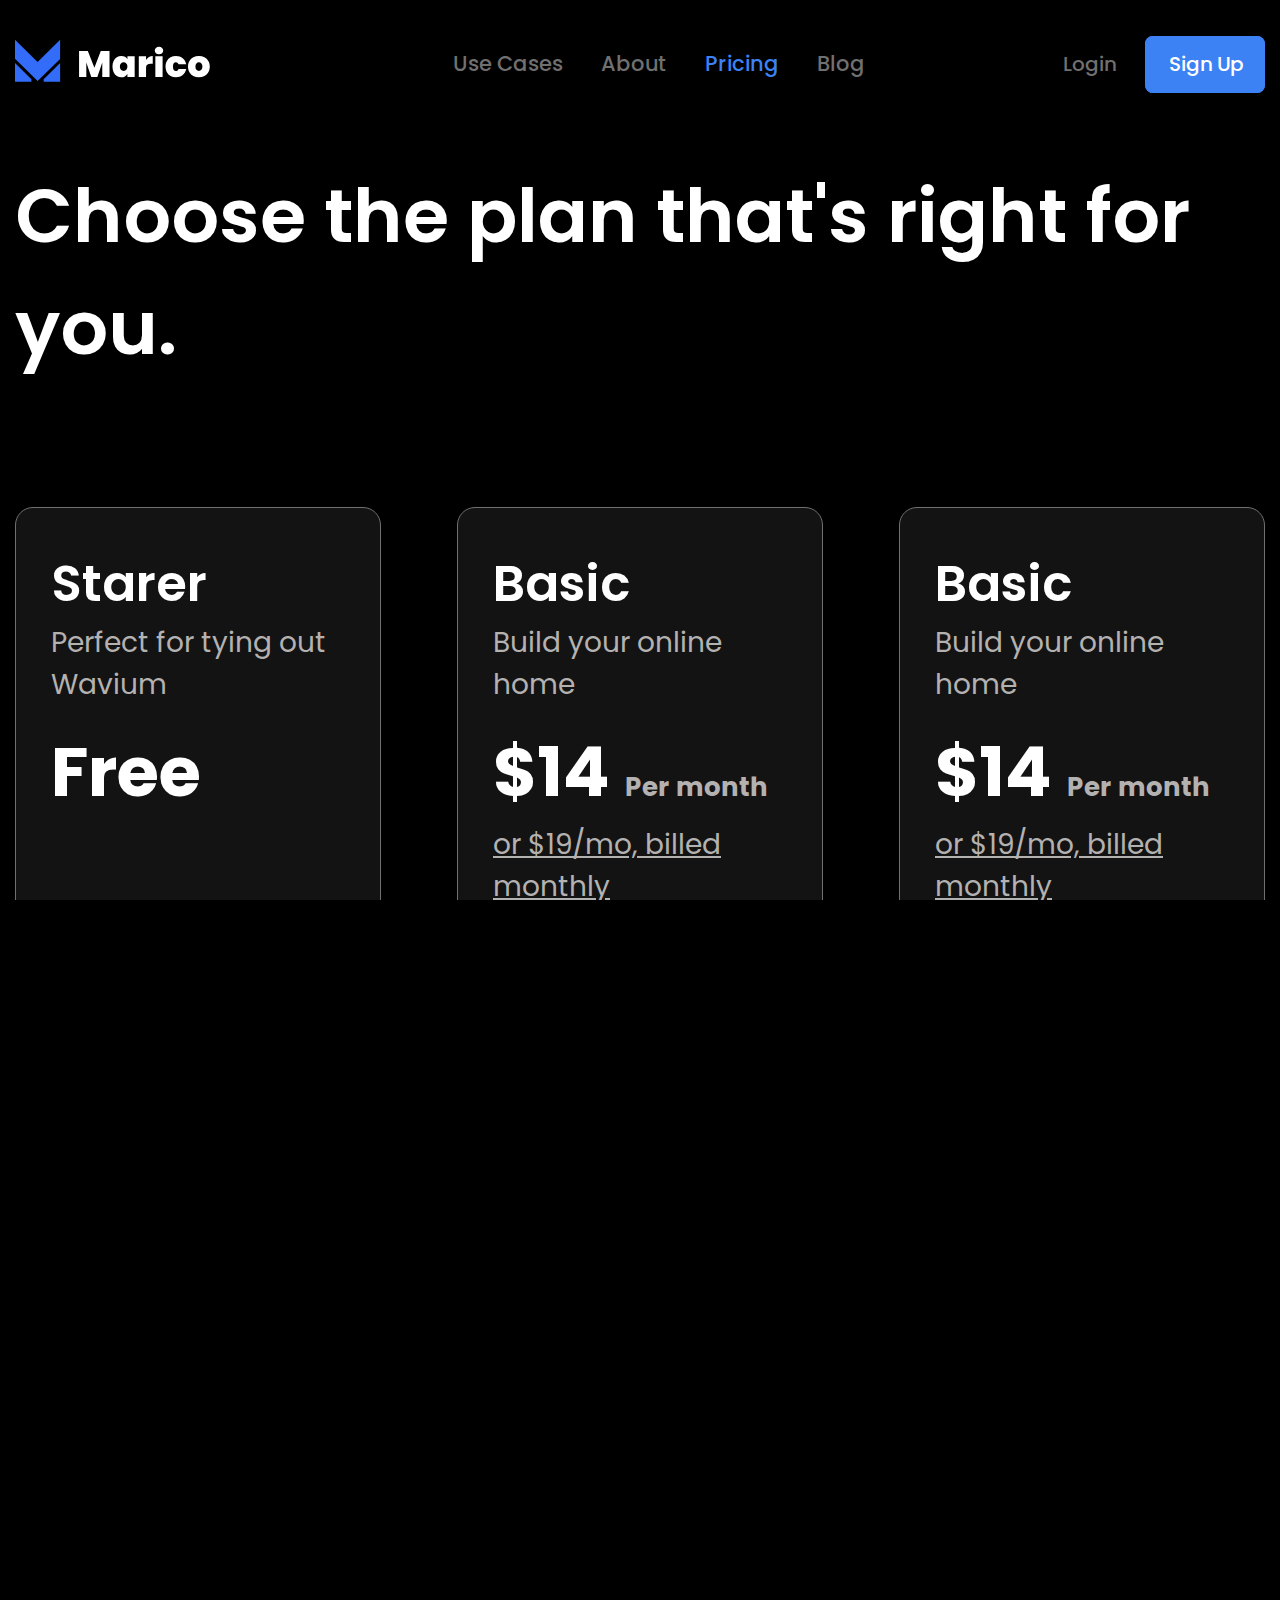
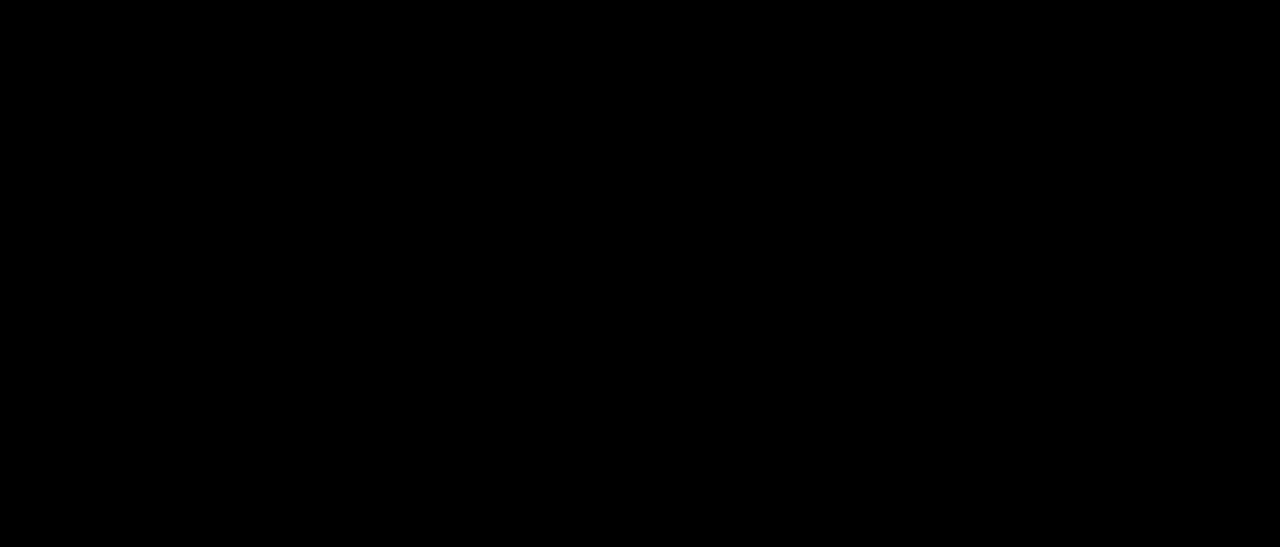
<file: Pirosmani/pricing.html>
<!DOCTYPE html>
<html lang="en">
<head>
    <meta charset="UTF-8">
    <meta name="viewport" content="width=device-width, initial-scale=1.0">
    <title>Marico</title>

    <link rel="stylesheet" href="./css/index.css">

    <link rel="preconnect" href="https://fonts.googleapis.com">
    <link rel="preconnect" href="https://fonts.gstatic.com" crossorigin>
    <link href="https://fonts.googleapis.com/css2?family=Poppins:wght@400;500;600;700;800&family=Roboto:wght@400;700;900&display=swap" rel="stylesheet">
</head>
<body>
    <div class="wrapper">
        <header class="header">
            <div class="container">
                <div class="header__inner">
                    <a href="#" class="logo"><img src="./img/logo.svg" alt="Marico logo" class="logo-pic"></a>
                    <div class="header__burger"><span></span></div>
                    <nav class="navigation">
                        <ul class="nav__list">
                            <li class="nav__item"><a href="#" class="nav__link">Use Cases
                                <img src="./img/ui/Down_arrow.svg" alt="" class="arrow_down">
                                <ul class="nav__submenu">
                                    <li class="nav__submenu-item"><a href="#" class="nav__submenu-link">Step 1</a></li>
                                    <li class="nav__submenu-item"><a href="#" class="nav__submenu-link">Step 2</a></li>
                                    <li class="nav__submenu-item"><a href="#" class="nav__submenu-link">Step 3</a></li>
                                </ul>
                            </a></li>
                            <li class="nav__item"><a href="about.html" class="nav__link ">About</a></li>
                            <li class="nav__item"><a href="#" class="nav__link nav__link_active">Pricing</a></li>
                            <li class="nav__item"><a href="blog.html" class="nav__link">Blog</a></li>
                        </ul>
                        <div class="autofication">
                            <a href="login.html" class="autofication__login">Login</a>
                            <a href="#" class="autofication__signup">Sign Up</a>
                        </div>
                    </nav>
                </div>
            </div>
        </header>

        <main class="main">
            <section class="pricing">
                <div class="pricing__container">
                    <div class="pricing__title-wrap">
                        <h1 class="pricing__title">Choose the plan that's right for you.</h1>
                    </div>
                    <div class="pricing__plans-wrap">
                        <div class="pricing__plans-card">
                            <h2 class="plans__card-title">Starer</h2>
                            <p class="plans__card-subtitle">Perfect for tying out Wavium</p>
                            <h3 class="plans__price">Free</h3>
                            <p class="text-1">
                                <span>Collect Unlimited subscribers</span><br> 500 monthly emails
                            </p>
                            <p class="text-1-sub">Upgrade to send more emails</p>
                            <ul class="plan__func">
                                <li class="plan__func-title">Everything in starter, plus</li>
                                <li class="plan__func-item">Remove Wavium branding</li>
                                <li class="plan__func-item">Embed Wavium on your own
                                    domain</li>
                            </ul>
                            <div class="blan-us-btn plan2">
                                Start For Free
                            </div>
                        </div>




                        <div class="pricing__plans-card">
                            <h2 class="plans__card-title">Basic</h2>
                            <p class="plans__card-subtitle">Build your online home</p>
                            <h3 class="plans__price plan2">$14 <span>Per month</span></h3>
                            <div class="price__sub">or $19/mo, billed monthly</div>
                            <p class="text-1">
                                <span>Collect Unlimited subscribers</span><br> 2,000 free monthl emails
                            </p>
                            <p class="text-1-sub plan2">Purchase more for $0.002 per email</p>
                            <ul class="plan__func">
                                <li class="plan__func-title">Everything in starter, plus</li>
                                <li class="plan__func-item">Remove Wavium branding</li>
                                <li class="plan__func-item">Embed Wavium on your own
                                    domain</li>
                            </ul>
                            <div class="blan-us-btn plan2">
                                Start For Free
                            </div>
                        </div>
                        
                        <div class="pricing__plans-card">
                            <h2 class="plans__card-title">Basic</h2>
                            <p class="plans__card-subtitle">Build your online home</p>
                            <h3 class="plans__price plan2">$14 <span>Per month</span></h3>
                            <div class="price__sub">or $19/mo, billed monthly</div>
                            <p class="text-1">
                                <span>Collect Unlimited subscribers</span><br> 2,000 free monthl emails
                            </p>
                            <p class="text-1-sub">Purchase more for $0.002 per email</p>
                            <ul class="plan__func">
                                <li class="plan__func-title">Everything in starter, plus</li>
                                <li class="plan__func-item">Remove Wavium branding</li>
                                <li class="plan__func-item">Embed Wavium on your own
                                    domain</li>
                            </ul>
                            <div class="blan-us-btn plan2">
                                Start For Free
                            </div>
                        </div>
                    </div>
                </div>
            </section>
        </main>

        <footer class="footer">
            <div class="container">
                <div class="footer__inner">
                    <div class="copyright">
                        <a href="index.html" class="logo">
                            <img src="./img/logo.svg" alt="marico" class="logo-pic-footer">
                        </a>
                        <p class="copyright-text">© by <a href="https://github.com/ShevchenkoArtom" class="melink" target="_blank">Shevchenko Artom</a>. All rigths reserved 2023</p>
                    </div>
                    <div class="footer__nav">
                        <ul class="footer__list">
                            <li class="footer__item"><a href="about.html" class="footer__link">About</a></li>
                            <li class="footer__item"><a href="pricing.html" class="footer__link active">Pricing</a></li>
                            <li class="footer__item"><a href="#" class="footer__link">Blog</a></li>
                            <li class="footer__item"><a href="#" class="footer__link">Sign in</a></li>
                        </ul>
                    </div>
                </div>
            </div>
        </footer>
    </div>


    <script src="./js/jquery-3.7.0.min.js"></script>
    <script src="./js/app.js"></script>
</body>
</html>
</file>
<file: Pirosmani/css/index.css>
@import "fonts.css";
@import "default.css";

@import "header.css";
@import "footer.css";

@import "login.css";
@import "about.css";
@import "blog.css";
@import "pricing.css";


@import "getstarted.css";

@import "index-main.css";
@import "advantages.css";

@import "stepsGeneral.css";
</file>
